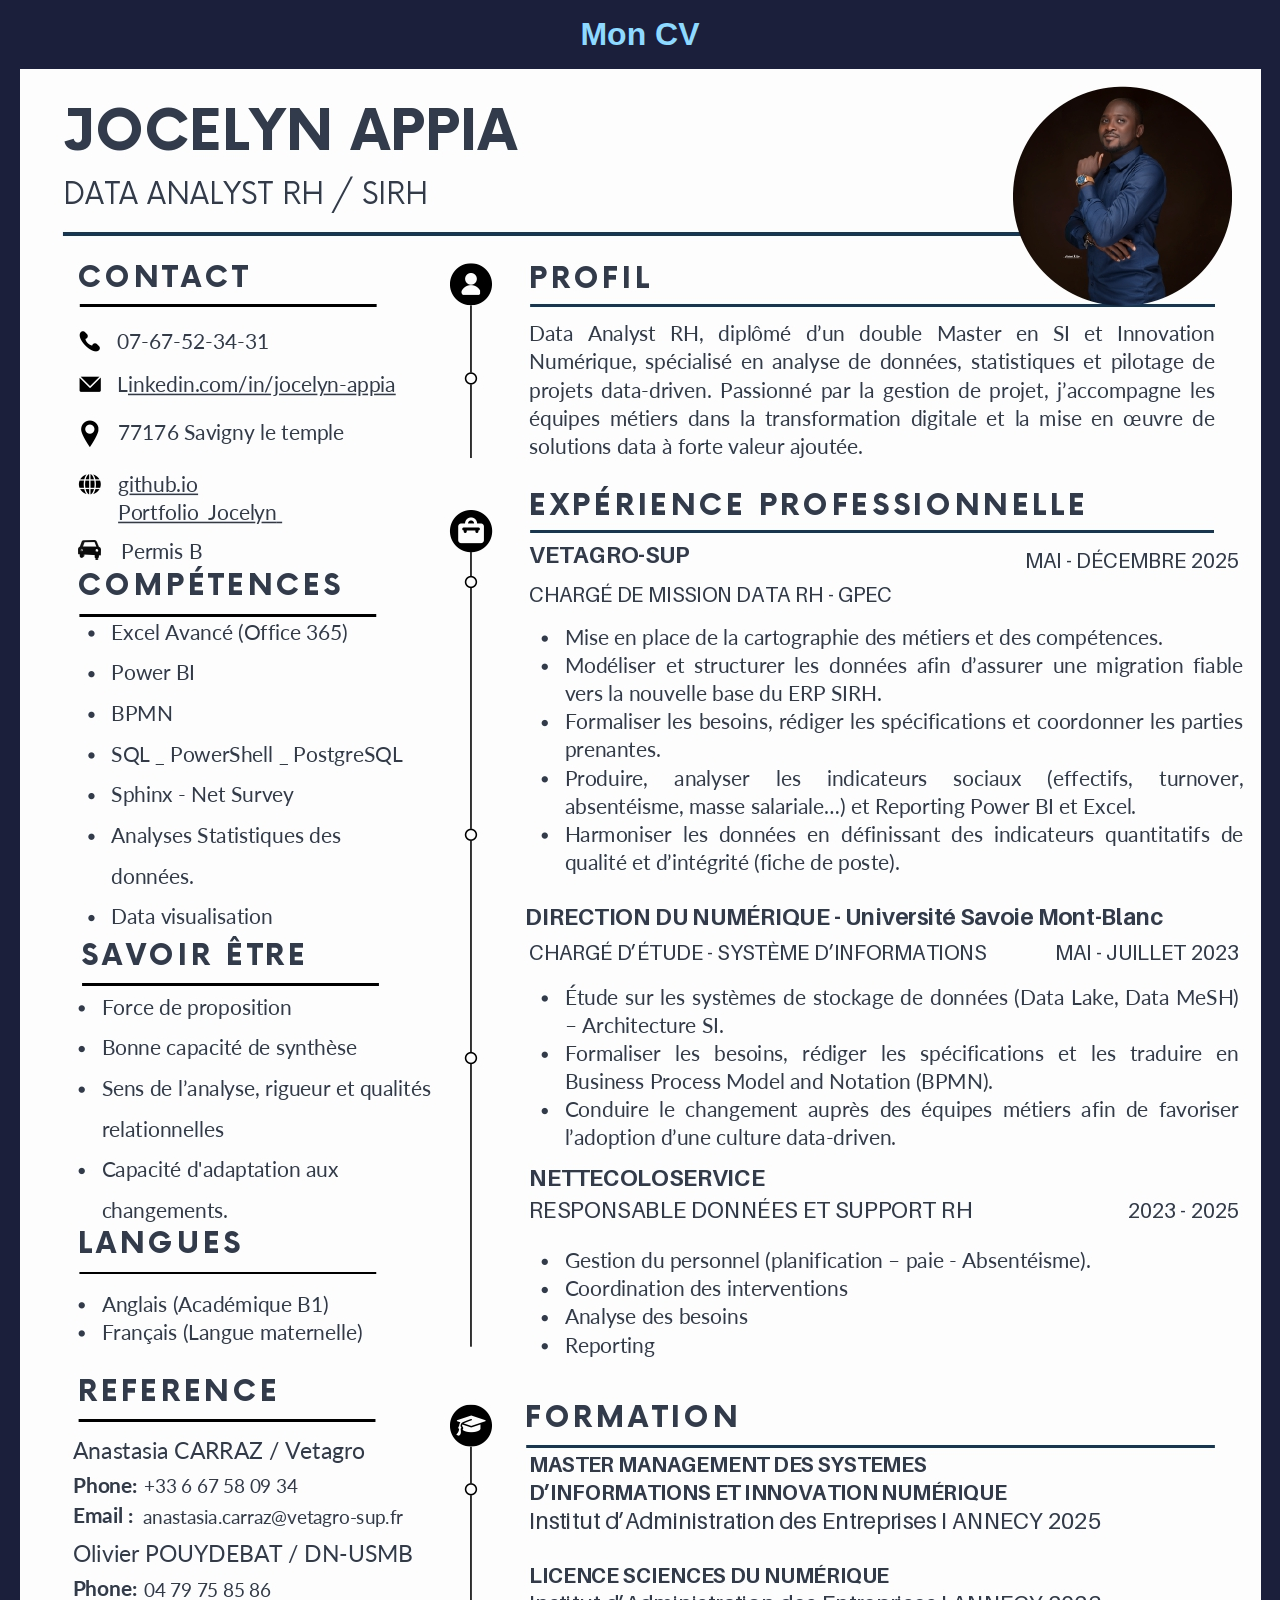
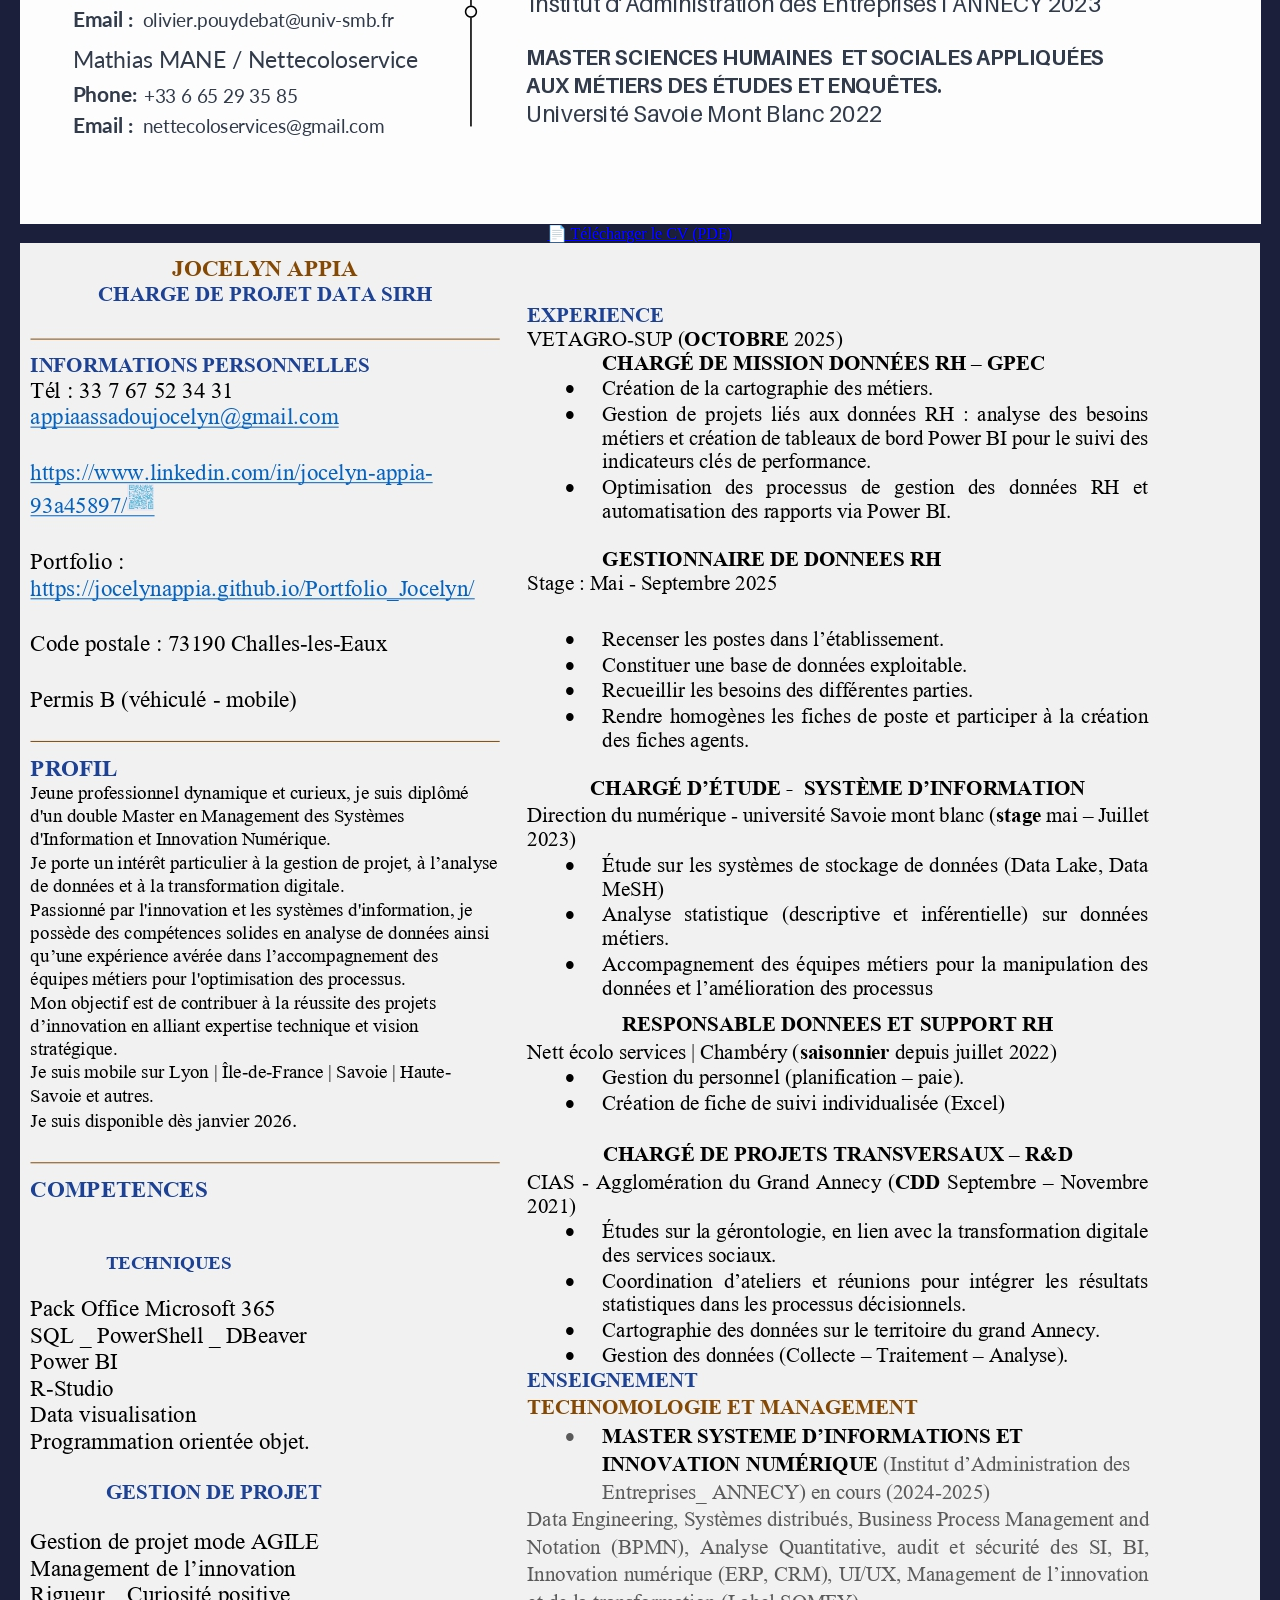
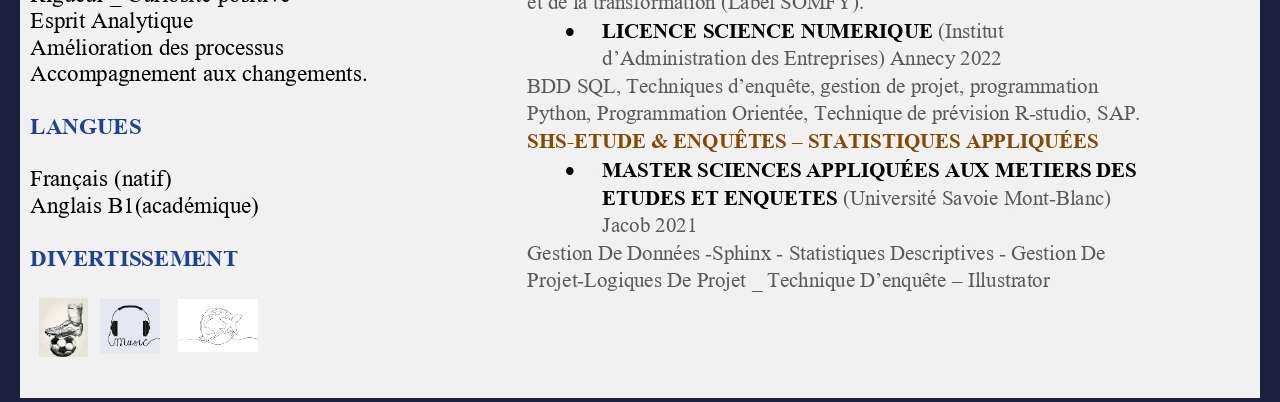
<file: CV_portfolio.html>
<!DOCTYPE html>
<html lang="fr">
<head>
  <meta charset="UTF-8" />
  <title>CV de Jocelyn Appia</title>
  <link rel="stylesheet" href="CVportfolio_css.css" />
</head>
<body>
  <h1>Mon CV</h1>

  <img src="CV_DATA ANALYST_RH_JOCELYNUP_page-0001.jpg" alt="CV de Jocelyn Appia" />


  <div class="download-container">
    <a href="https://github.com/Jocelynappia/Portfolio_Jocelyn/blob/main/CV_Jocelyn_APPIA_up16042025.pdf" download class="download-btn">📄 Télécharger le CV (PDF)</a>
  </div>

  <div class="cv-container">
    <img src="CV_Jocelyn_APPIA_dataRH_page-0001.jpg" alt="CV de Jocelyn Appia" class="cv-image" />
  </div>
  
</body>
</html>
</file>
<file: CVportfolio_css.css>
body {
      margin: 0;
      background-color: #1b1f3b;
      display: flex;
      flex-direction: column;
      align-items: center;
      justify-content: center;
      min-height: 100vh;
    }

    iframe {
      width: 90%;
      height: 95vh;
      border: none;
      box-shadow: 0 0 20px rgba(0,0,0,0.5);
    }

    h1 {
      color: #8fd9ff;
      font-family: sans-serif;
      margin: 1rem;
    }
</file>
